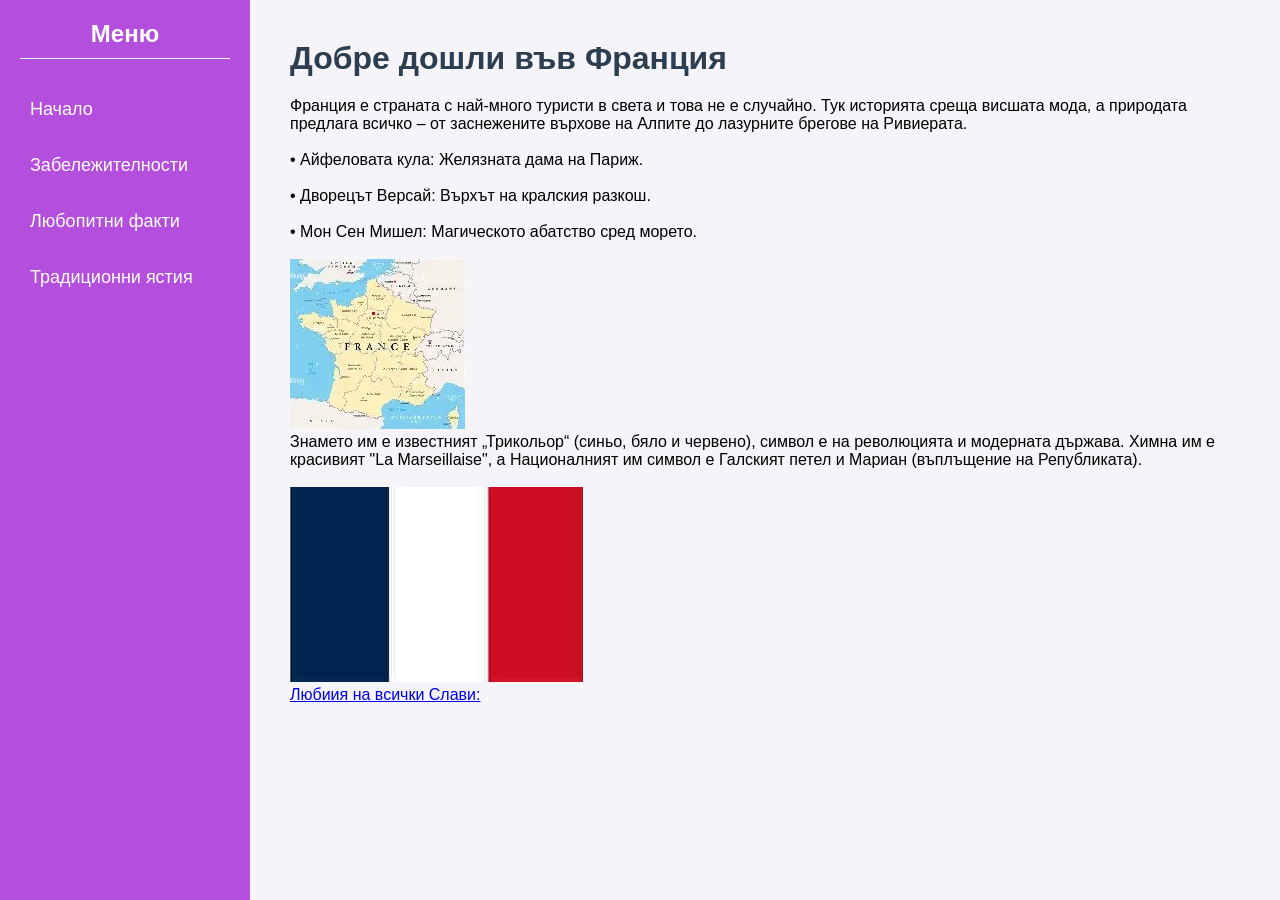
<file: index.html>
<!DOCTYPE html>
<html lang="bg">
<head>
    <meta charset="UTF-8">
    <title>Франция - Начало</title>
    <link rel="stylesheet" href="style.css">
</head>
<body>

    <aside class="sidebar">
        <div class="sidebar-header">
            <h2 class="logo">Меню</h2>
        </div>
        <ul class="nav-links">
            <li><a href="index.html" class="active">Начало</a></li>
            <li><a href="index2.html">Забележителности</a></li>
            <li><a href="index3.html">Любопитни факти</a></li>
            <li><a href="index4.html">Традиционни ястия</a></li> 
        </ul>
    </aside>

    <main class="content">
        <header>
            <h1>Добре дошли във Франция</h1>
        </header>
        <section>
            <p>Франция е страната с най-много туристи в света и това не е случайно. Тук историята среща висшата мода, а природата предлага всичко – от заснежените върхове на Алпите до лазурните брегове на Ривиерата.<br>
<br>•	Айфеловата кула: Желязната дама на Париж. <br>
<br>•	Дворецът Версай: Върхът на кралския разкош.<br>
<br>•	Мон Сен Мишел: Магическото абатство сред морето.</p>
 <br><img src="OIP.jpg" alt="nz">
 <br> <p>Знамето им е известният „Трикольор“ (синьо, бяло и червено), символ е на революцията и модерната държава.

Химна им е красивият "La Marseillaise", а

Националният им символ е Галският петел и Мариан (въплъщение на Републиката).</p>
  <br><img src="download.jpg" alt="brta">
</section>
<a href="https://youtu.be/AmklK36QRDY?si=svn7KTGAU8gX2Hms">Любиия на всички Слави:</a>
    </main>

</body>
</html>
</file>
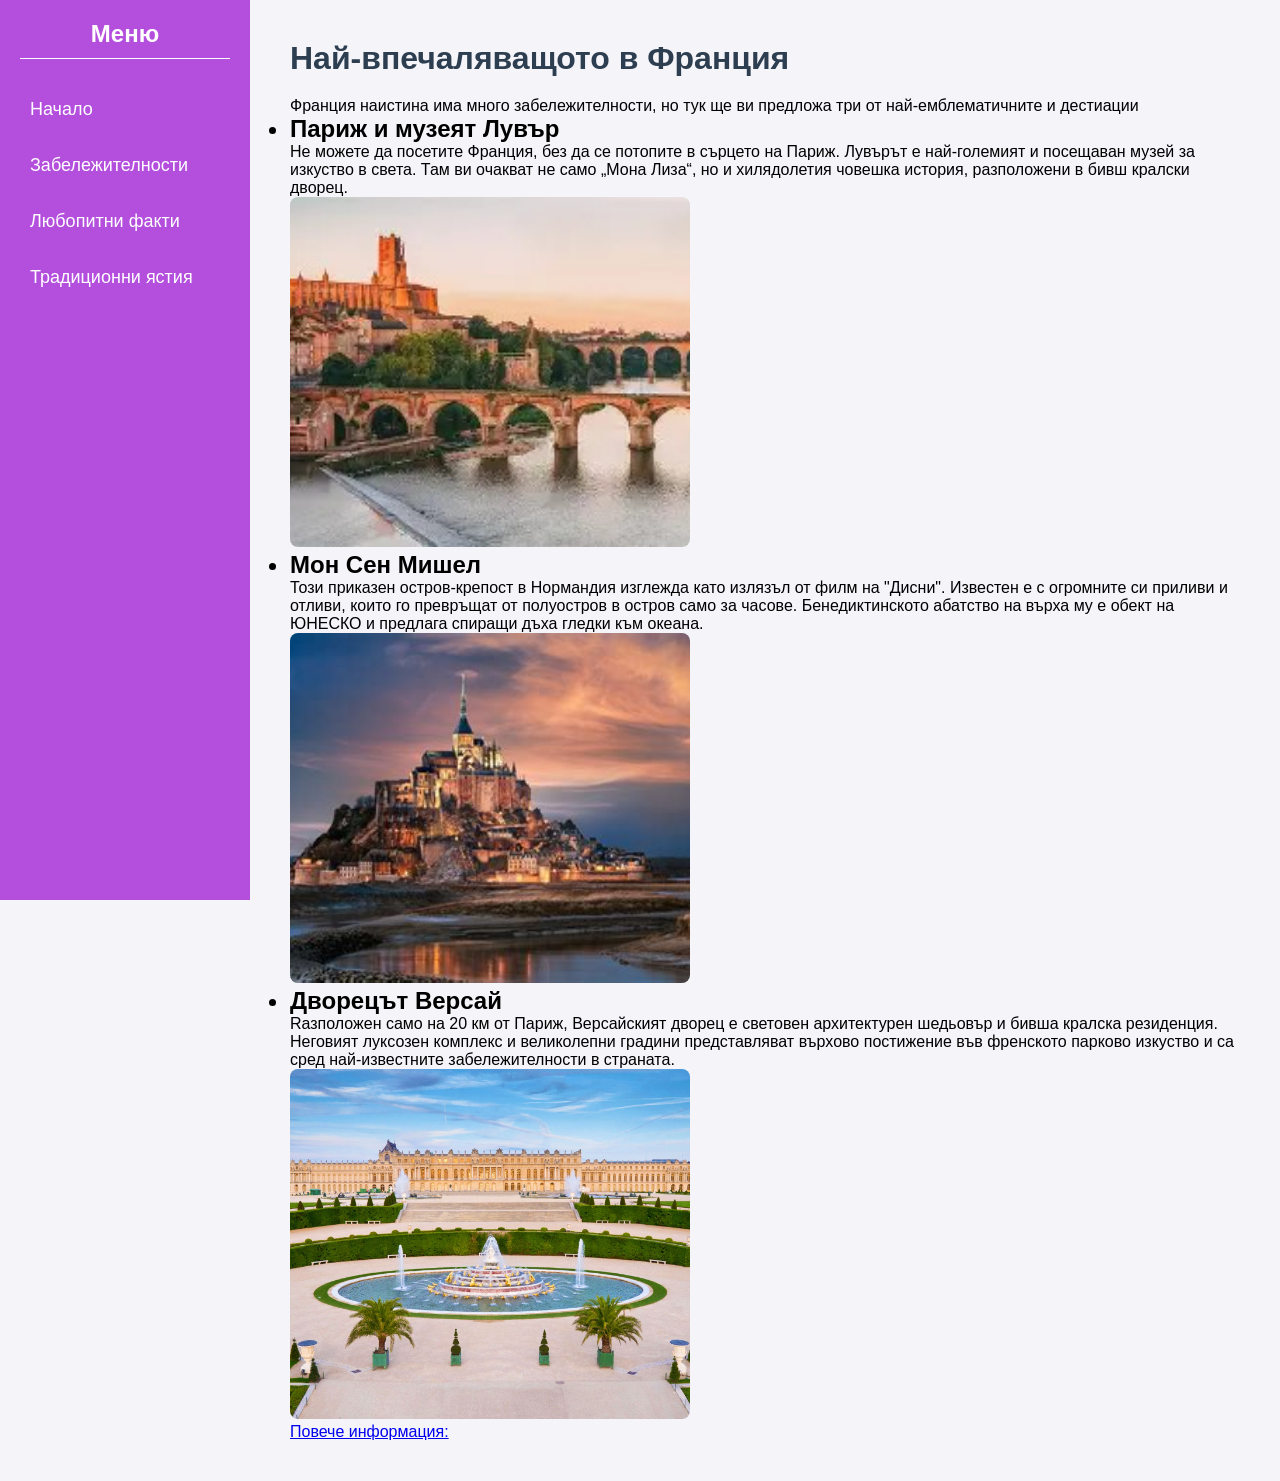
<file: index2.html>
<!DOCTYPE html>
<html lang="bg">
<head>
    <meta charset="UTF-8">
    <title>Франция - Забележителности</title>
    <link rel="stylesheet" href="style.css">
</head>
<body>

    <aside class="sidebar">
        <div class="sidebar-header">
            <h2 class="logo">Меню</h2>
        </div>
        <ul class="nav-links">
            <li><a href="index.html" class="active">Начало</a></li>
            <li><a href="index2.html">Забележителности</a></li>
            <li><a href="index3.html">Любопитни факти</a></li>
            <li><a href="index4.html">Традиционни ястия</a></li> 
        </ul>
    </aside>

    <main class="content">
        <header>
            <h1>Най-впечаляващото в Франция</h1>
        </header>
        <section>
            <p>Франция наистина има много забележителности, но тук ще ви предложа три от най-емблематичните и дестиации</p>
        <ul class="b"> 
            <h2><li>Париж и музеят Лувър</h2></li>
           <p> Не можете да посетите Франция, без да се потопите в сърцето на Париж. Лувърът е най-големият и посещаван музей за изкуство в света. Там ви очакват не само „Мона Лиза“, но и хилядолетия човешка история, разположени в бивш кралски дворец. </p>
<img src="OIP (5) copy.jpg" alt="nz">
            <h2><li>Мон Сен Мишел</li></h2>
            <p>Този приказен остров-крепост в Нормандия изглежда като излязъл от филм на "Дисни". Известен е с огромните си приливи и отливи, които го превръщат от полуостров в остров само за часове. Бенедиктинското абатство на върха му е обект на ЮНЕСКО и предлага спиращи дъха гледки към океана. </p>
 <img src="michel.jpg" alt="michel">           
            <h2><li>Дворецът Версай</li></h2>
           <p> Rазположен само на 20 км от Париж, Версайският дворец е световен архитектурен шедьовър и бивша кралска резиденция. Неговият луксозен комплекс и великолепни градини представляват върхово постижение във френското парково изкуство и са сред най-известните забележителности в страната. </p>
<img src="versai.jpg" alt="versai">
</ul>
        </section>
        <a href="https://www.wikipedia.org/">Повече информация:</a>
    </main>

</body>
</html>
</file>
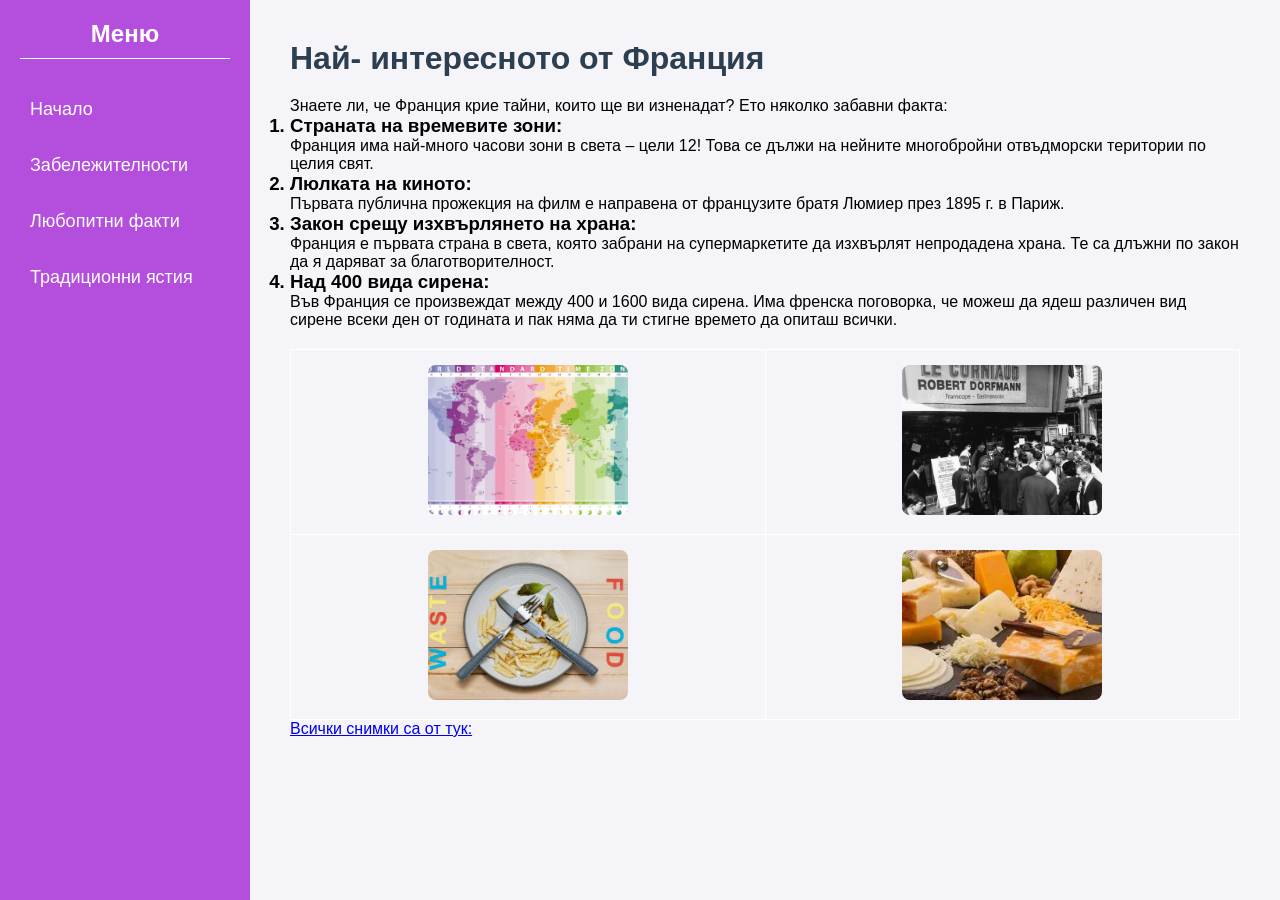
<file: index3.html>
<!DOCTYPE html>
<html lang="en">
<head>
    <meta charset="UTF-8">
    <title>Франция-любопитни факти</title>
    <link rel="stylesheet" href="style.css">
</head>
<body>
    <aside class="sidebar"> 

        <div class="sidebar-header"> 

            <h2 class="logo">Меню</h2> 

        </div> 

        <ul class="nav-links"> 

            <li><a href="index.html" class="active">Начало</a></li> 

            <li><a href="index2.html">Забележителности</a></li> 

            <li><a href="index3.html">Любопитни факти</a></li> 

            <li><a href="index4.html">Традиционни ястия</a></li> 

        </ul> 

    </aside> 

 

    <main class="content"> 

        <header> 

            <h1>Най- интересното от Франция</h1> 

        </header> 

        <section> 

            <p>Знаете ли, че Франция крие тайни, които ще ви изненадат? Ето няколко забавни факта:</p> 

        <ol> 

            <h3><li>Страната на времевите зони:</h3> Франция има най-много часови зони в света – цели 12! Това се дължи на нейните многобройни отвъдморски територии по целия свят.</li> 

            <h3><li>Люлката на киното:</h3> Първата публична прожекция на филм е направена от французите братя Люмиер през 1895 г. в Париж.</li> 

            <h3><li>Закон срещу изхвърлянето на храна: </h3>Франция е първата страна в света, която забрани на супермаркетите да изхвърлят непродадена храна. Те са длъжни по закон да я даряват за благотворителност.</li> 

            <h3><li>Над 400 вида сирена:</h3> Във Франция се произвеждат между 400 и 1600 вида сирена. Има френска поговорка, че можеш да ядеш различен вид сирене всеки ден от годината и пак няма да ти стигне времето да опиташ всички.</li> 

        </ol> 

        <table class="a"> 

            <tr> 

                <td><img src="а.jpg" alt="а" ></td> <td><img src="47853817_original-906759971.jpg" alt="б"></td> 

            </tr> 

            <tr> 

                <td><img src="c.jpg" alt="ц"></td> <td><img src="б.jpg" alt="д"></td> 

            </tr> 

        </table> 

        </section> 

        <a href="https://www.google.bg/index.html?pli=1">Всички снимки са от тук:</a> 
</body>
</html>
</file>
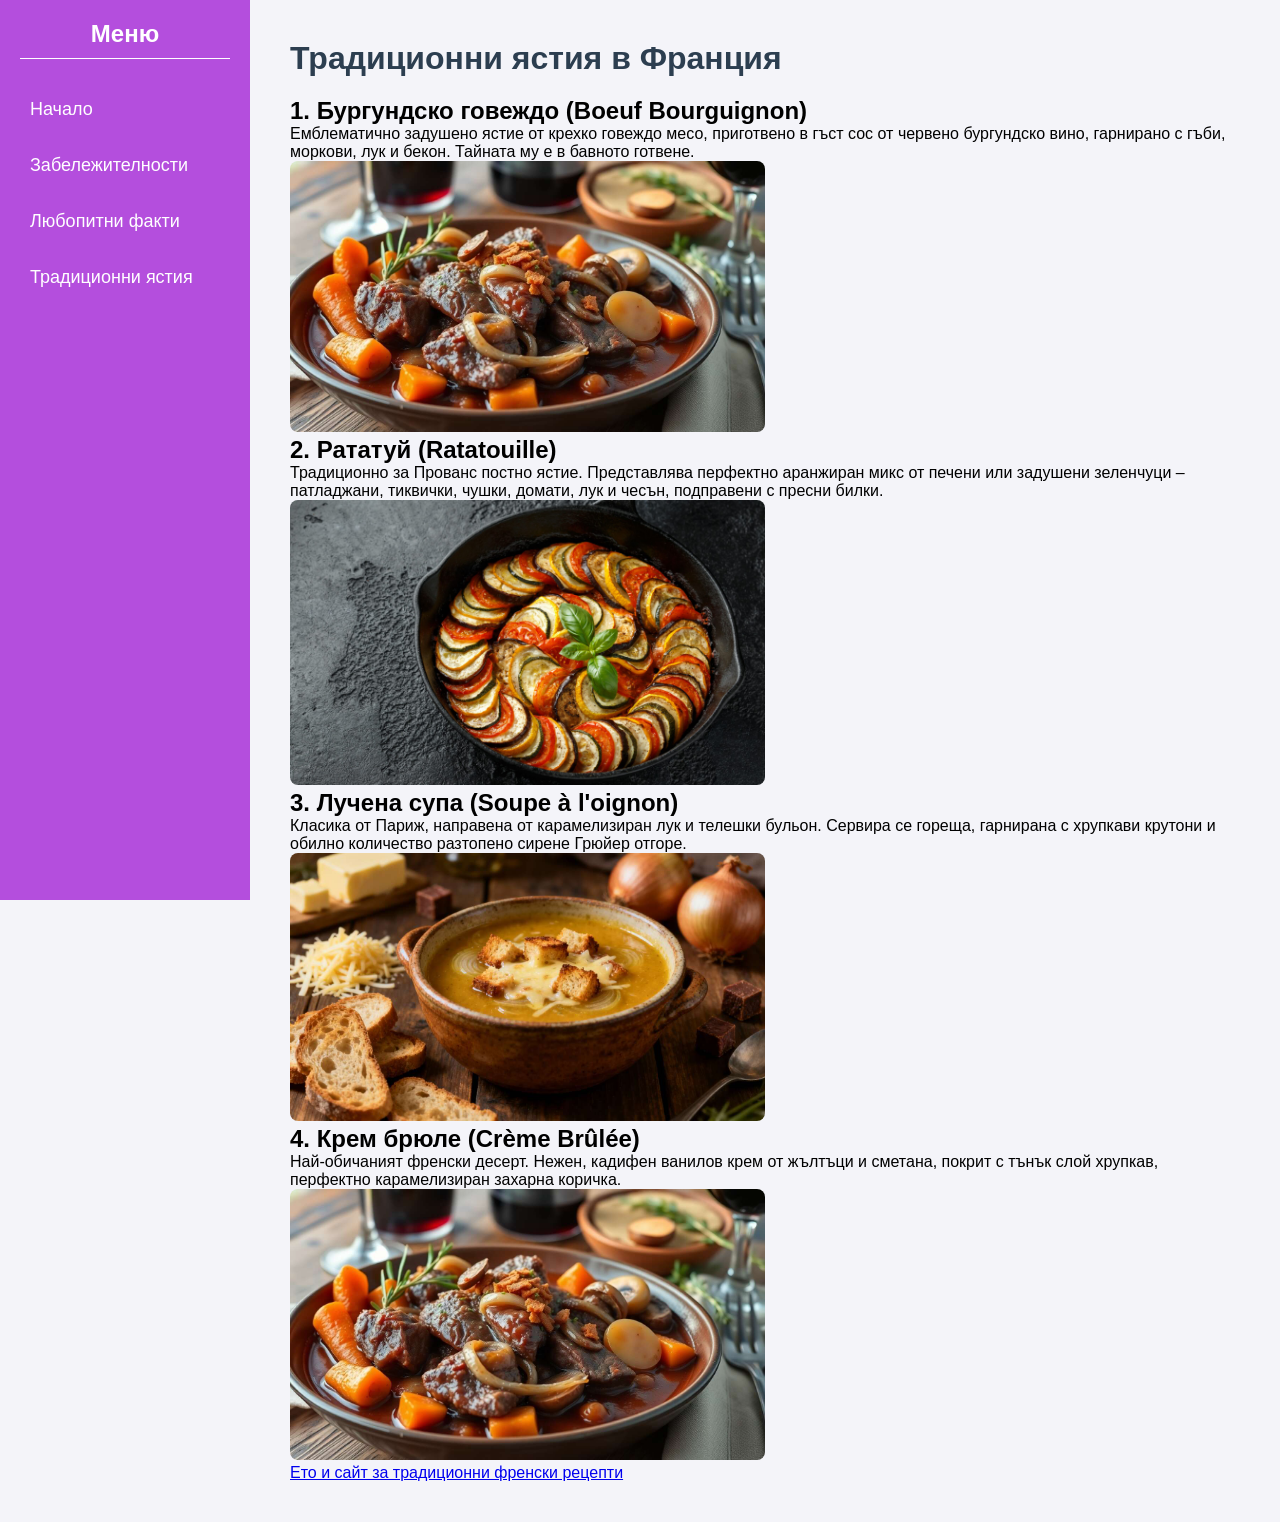
<file: index4.html>
<!DOCTYPE html>
<html lang="en">
<head>
    <meta charset="UTF-8">
    <title>Франция-традиционни ястия</title>
    <link rel="stylesheet" href="style.css">
</head>
<body>
    <aside class="sidebar"> 

        <div class="sidebar-header"> 

            <h2 class="logo">Меню</h2> 

        </div> 

        <ul class="nav-links"> 

            <li><a href="index.html" class="active">Начало</a></li> 

            <li><a href="index2.html">Забележителности</a></li> 

            <li><a href="index3.html">Любопитни факти</a></li> 
            <li><a href="index4.html">Традиционни ястия</a></li> 

        </ul> 

    </aside> 
 <main class="content"> 

        <header> 

            <h1>Традиционни ястия в Франция</h1> 
            <div class="container">
        
        <div class="dish">
            <h2>1. Бургундско говеждо (Boeuf Bourguignon)</h2>
            <p>Емблематично задушено ястие от крехко говеждо месо, приготвено в гъст сос от червено бургундско вино, гарнирано с гъби, моркови, лук и бекон. Тайната му е в бавното готвене.</p>
         <img src="1755126314-boeuf-bourguignon-recette-traditionnelle-et-savoureuse-284432017.jpg" alt="Бургундско говеждо" class="dish-image">
        </div>

        <div class="dish">
            <h2>2. Рататуй (Ratatouille)</h2>
            <p>Традиционно за Прованс постно ястие. Представлява перфектно аранжиран микс от печени или задушени зеленчуци – патладжани, тиквички, чушки, домати, лук и чесън, подправени с пресни билки.</p>
         <img src="ratatouille-vegetable-2000x1200-17068599.jpg" alt="Рататуй" class="dish-image">
        </div>

        <div class="dish">
            <h2>3. Лучена супа (Soupe à l'oignon)</h2>
            <p>Класика от Париж, направена от карамелизиран лук и телешки бульон. Сервира се гореща, гарнирана с хрупкави крутони и обилно количество разтопено сирене Грюйер отгоре.</p>
         <img src="1763530157-soupe-a-loignon-traditionnelle-gratinee-servie-dans-bol-rustique-avec-croutons-dores-et-fromage-fondant-ambiance-conviviale-de-diner-parfait-1526209126.jpg" alt="Лучена супа" class="dish-image">
        </div>

        <div class="dish">
            <h2>4. Крем брюле (Crème Brûlée)</h2>
            <p>Най-обичаният френски десерт. Нежен, кадифен ванилов крем от жълтъци и сметана, покрит с тънък слой хрупкав, перфектно карамелизиран захарна коричка.</p>
         <img src="1755126314-boeuf-bourguignon-recette-traditionnelle-et-savoureuse-284432017.jpg" alt="Крем брюле" class="dish-image">
        </div>
       <a href="https://www.marthastewart.com/french-recipes-8585044" >Ето и сайт за традиционни френски рецепти</a>
    </div>

        </header> 
    </main>

</body>
</html>
</file>
<file: style.css>
/* Basic Reset */
* {
    margin: 0;
    padding: 0;
    box-sizing: border-box;
    font-family: 'Segoe UI', Tahoma, Geneva, Verdana, sans-serif;
}

body {
    display: flex; /* This aligns sidebar and content side-by-side */
    background-color: #f4f4f9;
}

/* Sidebar Styling */
.sidebar {
    width: 250px;
    height: 100vh;
    background-color: #b44edd;
    color: white;
    position: fixed;
    padding: 20px;
}

.sidebar-header .logo {
    margin-bottom: 30px;
    text-align: center;
    border-bottom: 1px solid #ffffff;
    padding-bottom: 10px;
}

.nav-links {
    list-style: none;
}

.nav-links li {
    margin: 15px 0;
}

.nav-links a {
    color: #ffffff;
    text-decoration: none;
    font-size: 18px;
    display: block;
    padding: 10px;
    transition: 0.3s;
}

.nav-links a:hover  {
    color: white;
    background-color: #d689eec0;
    border-radius: 5px;
}


/* Main Content Area */
.content {
    margin-left: 250px; /* Same as sidebar width */
    padding: 40px;
    width: 100%;
}

h1 {
    color: #2c3e50;
    margin-bottom: 20px;
}
.a{
    width: 100%;
    border-collapse: collapse;
    margin-top: 20px;
}
.a td{
    padding: 15px;
    text-align: center;
    border: 1px solid white;
}
.a img{
    width: 200px;
    height: 150px;
    object-fit:cover;
    border-radius: 8px;
}
.b img{
   width: 400px;
    height: 350px;
    object-fit:cover;
    border-radius: 8px;  
}
.dish-image {
    width: 50%;
    height: auto;
    border-radius: 8px;
}
</file>
